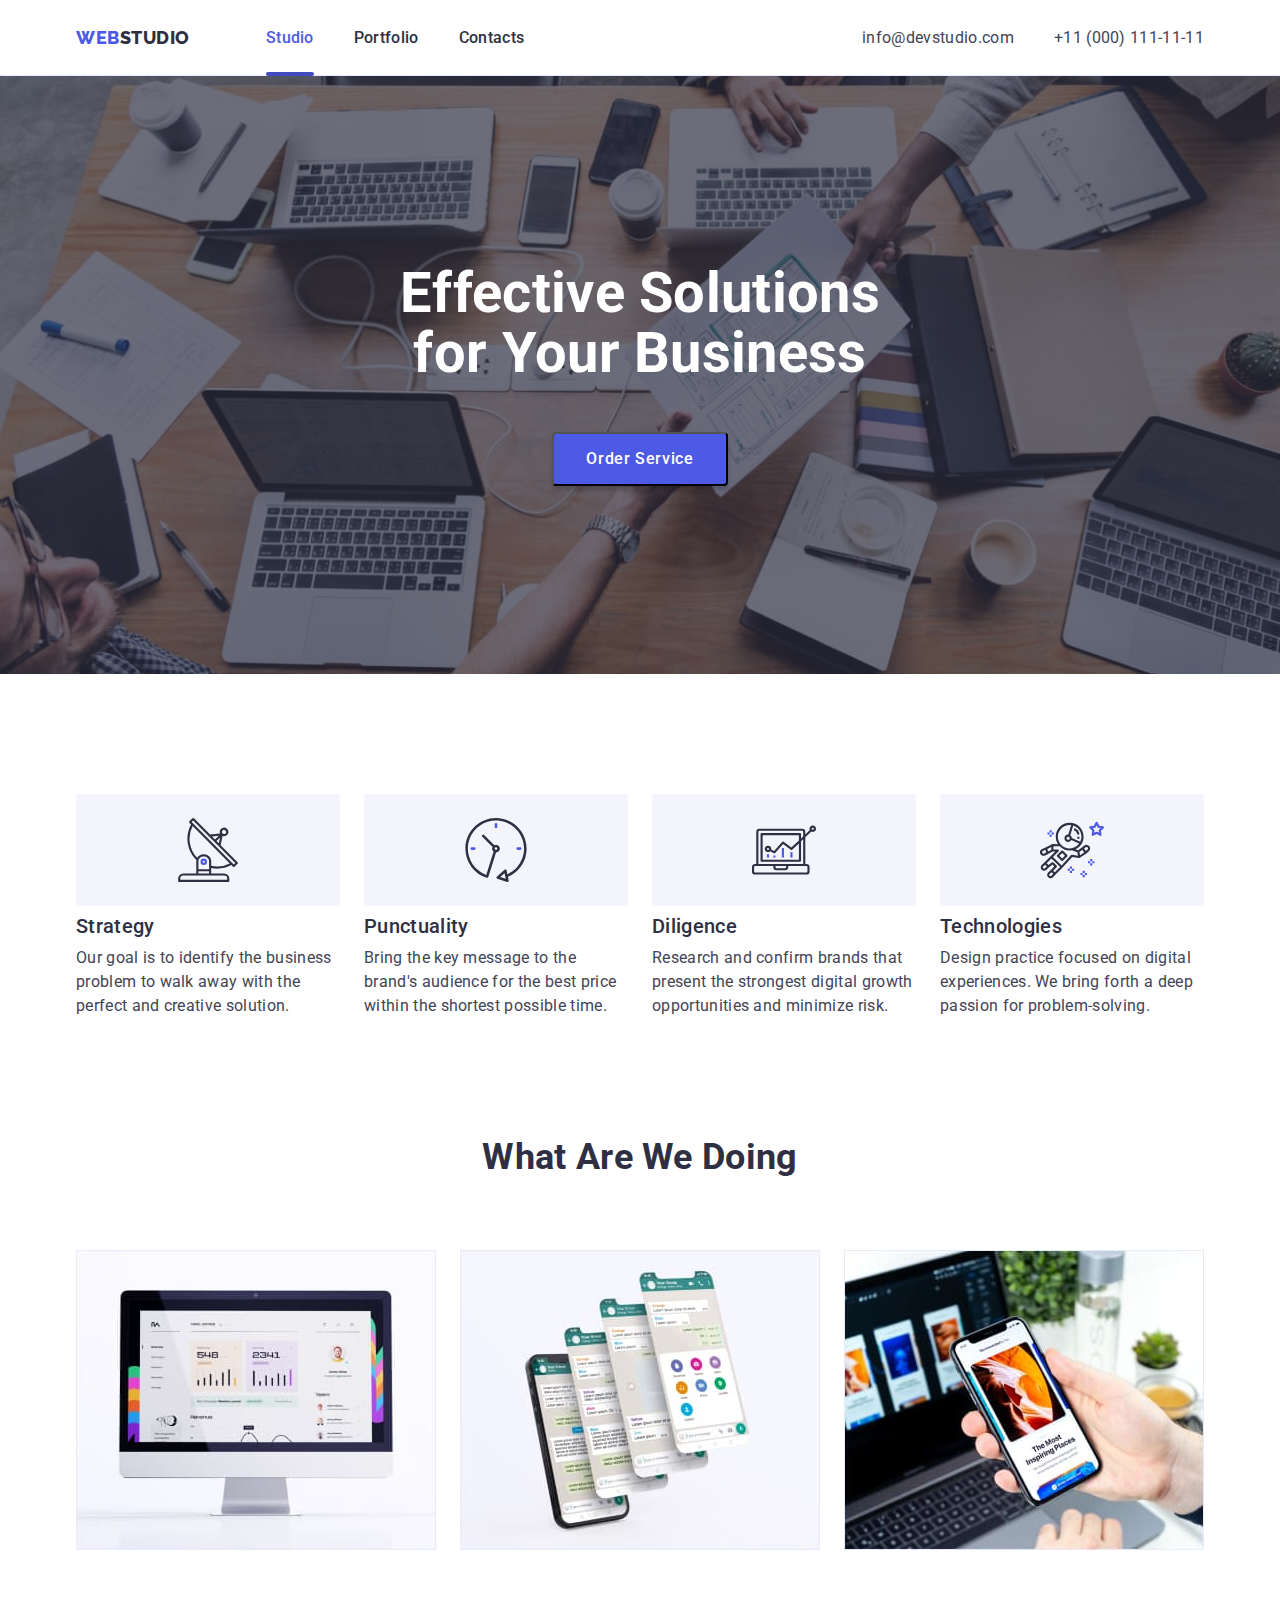
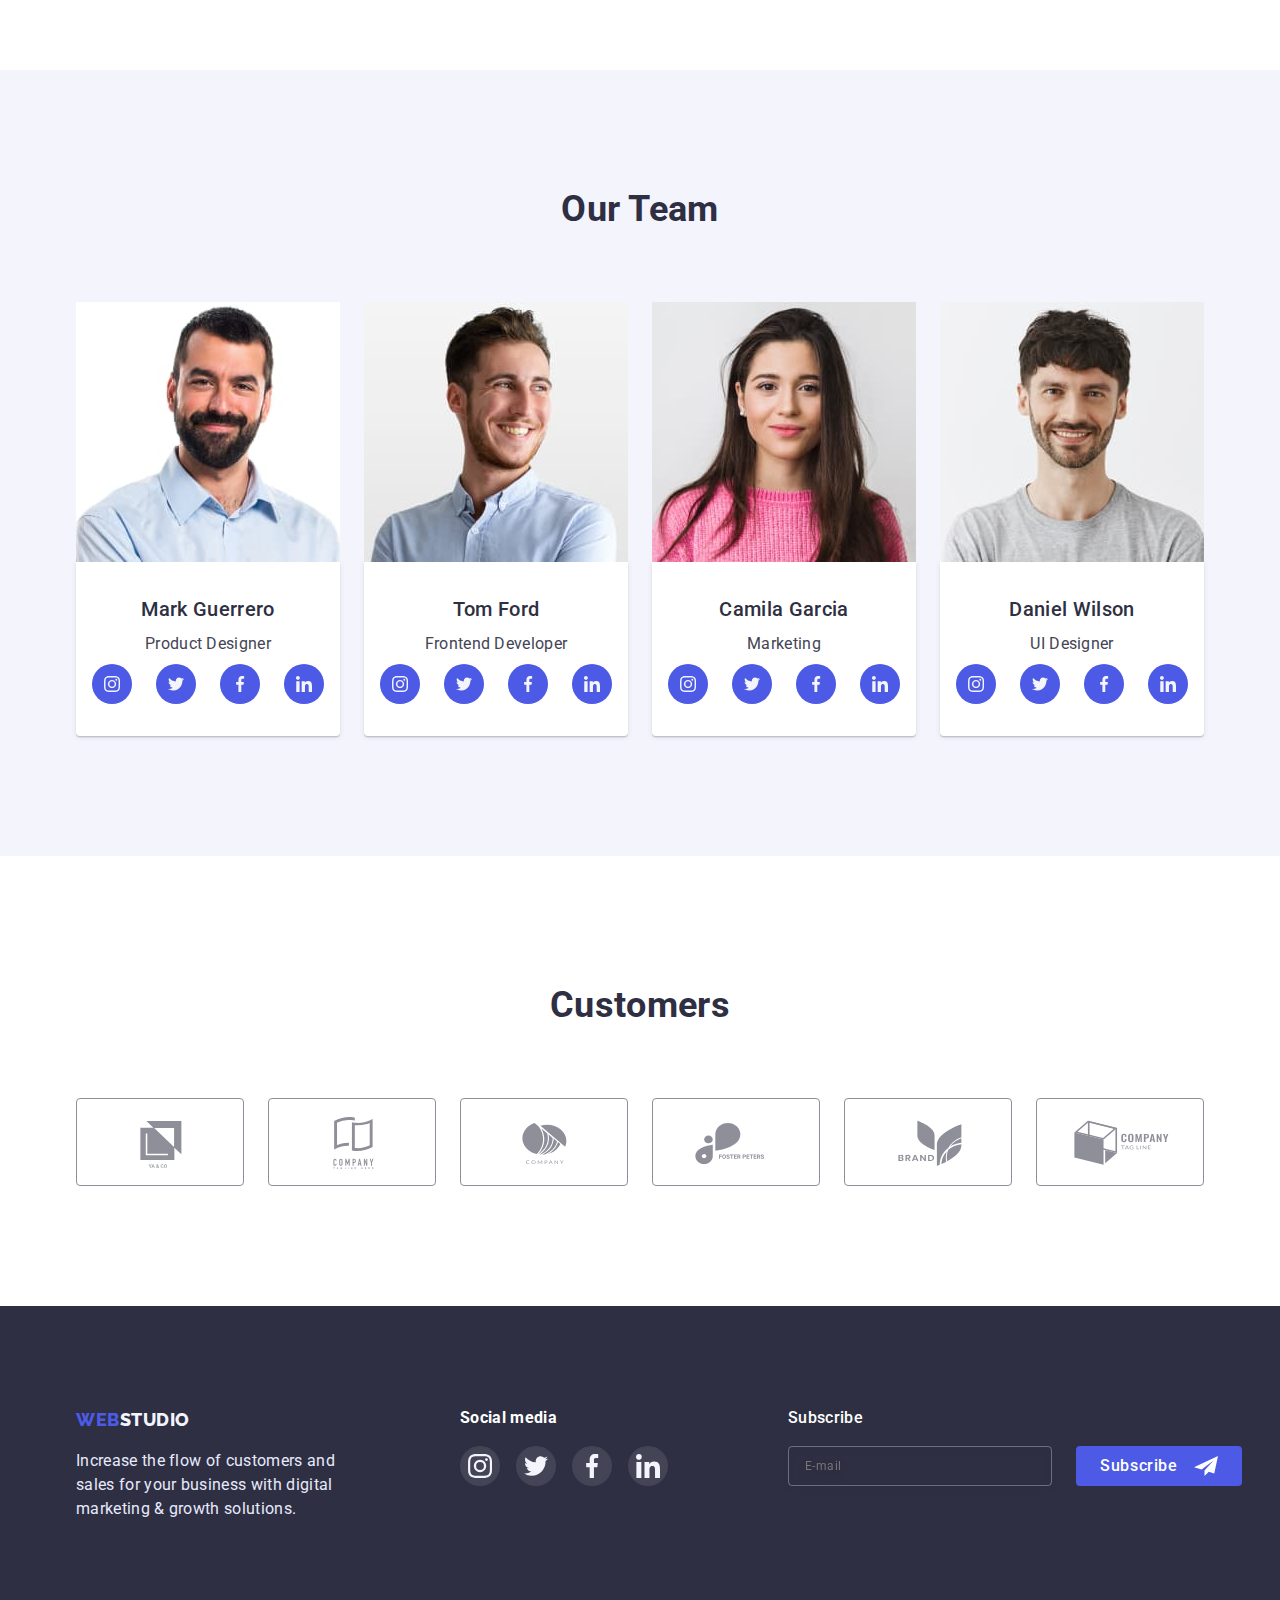
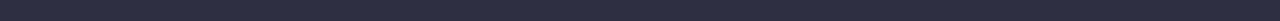
<file: index.html>
<!DOCTYPE html>
<html lang="en">
	<head>
		<meta charset="UTF-8" />
		<meta http-equiv="X-UA-Compatible" content="IE=edge" />
		<meta name="viewport" content="width=device-width, initial-scale=1.0" />
		<title>WebStudio</title>
		<link rel="preconnect" href="https://fonts.googleapis.com" />
		<link rel="preconnect" href="https://fonts.gstatic.com" crossorigin />
		<link
			href="https://fonts.googleapis.com/css2?family=Raleway:wght@800&family=Roboto:wght@400;500;700;900&display=swap"
			rel="stylesheet"
		/>
		<link rel="preconnect" href="https://fonts.googleapis.com" />
		<link rel="preconnect" href="https://fonts.gstatic.com" crossorigin />
		<link rel="stylesheet" href="https://cdn.jsdelivr.net/npm/modern-normalize@1.1.0/modern-normalize.min.css" />
		<link rel="stylesheet" href="./css/styles.css" />
	</head>

	<body>
		<!--Top Line-->
		<header class="page-header">
			<div class="container page-header-container">
				<nav class="page-nav">
					<a class="logo link" href="./index.html">Web<span class="logo-black">Studio</span></a>
					<ul class="menu list">
						<li class="menu-item"><a class="menu-link link current" href="./index.html">Studio</a></li>
						<li class="menu-item"><a class="menu-link link" href="./portfolio.html">Portfolio</a></li>
						<li class="menu-item"><a class="menu-link link" href="">Contacts</a></li>
					</ul>
				</nav>
				<address class="contacts">
					<ul class="contact list">
						<li class="email"><a class="contact-email link" href="mailto:info@devstudio.com">info@devstudio.com</a></li>
						<li class="phone"><a class="contact-phone link" href="tel:+110001111111">+11 (000) 111-11-11</a></li>
					</ul>
				</address>
			</div>
		</header>

		<!--Hero image-->
		<main>
			<section class="hero">
				<div class="container">
					<h1 class="hero-title">Effective Solutions for Your Business</h1>
					<button class="model-btn" type="button" data-modal-open>Order Service</button>
				</div>
			</section>
			<!--Section 1 Hidden title-->
			<section class="heading-title section">
				<div class="container">
					<h2 class="visually-hidden">Features</h2>
					<ul class="card-list list">
						<li class="heading">
							<div class="tumb">
								<svg class="tumb-icon" width="64" height="64">
									<use href="./images/sprite.svg#icon-antenna"></use>
								</svg>
							</div>
							<h3 class="title-discription">Strategy</h3>
							<p class="section-discription">
								Our goal is to identify the business problem to walk away with the perfect and creative solution.
							</p>
						</li>

						<li class="heading">
							<div class="tumb">
								<svg class="tumb-icon" width="64" height="64">
									<use href="./images/sprite.svg#icon-clock"></use>
								</svg>
							</div>
							<h3 class="title-discription">Punctuality</h3>
							<p class="section-discription">
								Bring the key message to the brand's audience for the best price within the shortest possible time.
							</p>
						</li>

						<li class="heading">
							<div class="tumb">
								<svg class="tumb-icon" width="64" height="64">
									<use href="./images/sprite.svg#icon-diagram"></use>
								</svg>
							</div>
							<h3 class="title-discription">Diligence</h3>
							<p class="section-discription">
								Research and confirm brands that present the strongest digital growth opportunities and minimize risk.
							</p>
						</li>

						<li class="heading">
							<div class="tumb">
								<svg class="tumb-icon" width="64" height="64">
									<use href="./images/sprite.svg#icon-astronaut"></use>
								</svg>
							</div>
							<h3 class="title-discription">Technologies</h3>
							<p class="section-discription">
								Design practice focused on digital experiences. We bring forth a deep passion for problem-solving.
							</p>
						</li>
					</ul>
				</div>
			</section>

			<!--Section 2-->
			<section class="title-item">
				<div class="container">
					<h2 class="promo-title">What are we doing</h2>
					<ul class="card-list list">
						<li>
							<img src="./images/section2/img1.jpg" alt="monitor" width="360" />
						</li>
						<li>
							<img src="./images/section2/img2.jpg" alt="screen" width="360" />
						</li>
						<li>
							<img src="./images/section2/img3.jpg" alt="phone" width="360" />
						</li>
					</ul>
				</div>
			</section>
			<!--Section 3-->
			<section class="title-team section">
				<div class="container">
					<h2 class="promo-title">Our Team</h2>
					<ul class="card-list list">
						<li>
							<img src="./images/section3/img.team1.jpg" alt="photo of a man" width="264" />
							<div class="card-content">
								<h3 class="person-title">Mark Guerrero</h3>
								<p class="work-discription">Product Designer</p>
								<ul class="social-list list">
									<li class="social-list-item">
										<a href="" class="social-list-link">
											<svg class="social-list-icon" width="16" height="16">
												<use href="./images/sprite.svg#icon-instagram"></use>
											</svg>
										</a>
									</li>
									<li class="social-list-item">
										<a href="" class="social-list-link">
											<svg class="social-list-icon" width="16" height="16">
												<use href="./images/sprite.svg#icon-twitter"></use>
											</svg>
										</a>
									</li>
									<li class="social-list-item">
										<a href="" class="social-list-link">
											<svg class="social-list-icon" width="16" height="16">
												<use href="./images/sprite.svg#icon-facebook"></use>
											</svg>
										</a>
									</li>
									<li class="social-list-item">
										<a href="" class="social-list-link">
											<svg class="social-list-icon" width="16" height="16">
												<use href="./images/sprite.svg#icon-linkedin-1"></use>
											</svg>
										</a>
									</li>
								</ul>
							</div>
						</li>
						<li>
							<img src="./images/section3/img.team2.jpg" alt="photo of a man" width="264" />
							<div class="card-content">
								<h3 class="person-title">Tom Ford</h3>
								<p class="work-discription">Frontend Developer</p>
								<ul class="social-list list">
									<li class="social-list-item">
										<a href="" class="social-list-link">
											<svg class="social-list-icon" width="16" height="16">
												<use href="./images/sprite.svg#icon-instagram"></use>
											</svg>
										</a>
									</li>
									<li class="social-list-item">
										<a href="" class="social-list-link">
											<svg class="social-list-icon" width="16" height="16">
												<use href="./images/sprite.svg#icon-twitter"></use>
											</svg>
										</a>
									</li>
									<li class="social-list-item">
										<a href="" class="social-list-link">
											<svg class="social-list-icon" width="16" height="16">
												<use href="./images/sprite.svg#icon-facebook"></use>
											</svg>
										</a>
									</li>
									<li class="social-list-item">
										<a href="" class="social-list-link">
											<svg class="social-list-icon" width="16" height="16">
												<use href="./images/sprite.svg#icon-linkedin-1"></use>
											</svg>
										</a>
									</li>
								</ul>
							</div>
						</li>
						<li>
							<img src="./images/section3/img.team3.jpg" alt="photo of a woman" width="264" />
							<div class="card-content">
								<h3 class="person-title">Camila Garcia</h3>
								<p class="work-discription">Marketing</p>
								<ul class="social-list list">
									<li class="social-list-item">
										<a href="" class="social-list-link">
											<svg class="social-list-icon" width="16" height="16">
												<use href="./images/sprite.svg#icon-instagram"></use>
											</svg>
										</a>
									</li>
									<li class="social-list-item">
										<a href="" class="social-list-link">
											<svg class="social-list-icon" width="16" height="16">
												<use href="./images/sprite.svg#icon-twitter"></use>
											</svg>
										</a>
									</li>
									<li class="social-list-item">
										<a href="" class="social-list-link">
											<svg class="social-list-icon" width="16" height="16">
												<use href="./images/sprite.svg#icon-facebook"></use>
											</svg>
										</a>
									</li>
									<li class="social-list-item">
										<a href="" class="social-list-link">
											<svg class="social-list-icon" width="16" height="16">
												<use href="./images/sprite.svg#icon-linkedin-1"></use>
											</svg>
										</a>
									</li>
								</ul>
							</div>
						</li>
						<li>
							<img src="./images/section3/img.team4.jpg" alt="photo of a man" width="264" />
							<div class="card-content">
								<h3 class="person-title">Daniel Wilson</h3>
								<p class="work-discription">UI Designer</p>
								<ul class="social-list list">
									<li class="social-list-item">
										<a href="" class="social-list-link">
											<svg class="social-list-icon" width="16" height="16">
												<use href="./images/sprite.svg#icon-instagram"></use>
											</svg>
										</a>
									</li>
									<li class="social-list-item">
										<a href="" class="social-list-link">
											<svg class="social-list-icon" width="16" height="16">
												<use href="./images/sprite.svg#icon-twitter"></use>
											</svg>
										</a>
									</li>
									<li class="social-list-item">
										<a href="" class="social-list-link">
											<svg class="social-list-icon" width="16" height="16">
												<use href="./images/sprite.svg#icon-facebook"></use>
											</svg>
										</a>
									</li>
									<li class="social-list-item">
										<a href="" class="social-list-link">
											<svg class="social-list-icon" width="16" height="16">
												<use href="./images/sprite.svg#icon-linkedin-1"></use>
											</svg>
										</a>
									</li>
								</ul>
							</div>
						</li>
					</ul>
				</div>
			</section>
		</main>

		<section class="section section-client">
			<div class="container">
				<h2 class="promo-title">Customers</h2>
				<ul class="client-list list">
					<li class="client-list-item">
						<a href="" class="client-list-link">
							<svg class="client-list-icon" width="104" height="56">
								<use href="./images/sprite.svg#icon-logo1"></use>
							</svg>
						</a>
					</li>
					<li class="client-list-item">
						<a href="" class="client-list-link">
							<svg class="client-list-icon" width="104" height="56">
								<use href="./images/sprite.svg#icon-logo2"></use>
							</svg>
						</a>
					</li>
					<li class="client-list-item">
						<a href="" class="client-list-link">
							<svg class="client-list-icon" width="104" height="56">
								<use href="./images/sprite.svg#icon-logo3"></use>
							</svg>
						</a>
					</li>
					<li class="client-list-item">
						<a href="" class="client-list-link">
							<svg class="client-list-icon" width="104" height="56">
								<use href="./images/sprite.svg#icon-logo4"></use>
							</svg>
						</a>
					</li>
					<li class="client-list-item">
						<a href="" class="client-list-link">
							<svg class="client-list-icon" width="104" height="56">
								<use href="./images/sprite.svg#icon-logo5"></use>
							</svg>
						</a>
					</li>
					<li class="client-list-item">
						<a href="" class="client-list-link">
							<svg class="client-list-icon" width="104" height="56">
								<use href="./images/sprite.svg#icon-logo6"></use>
							</svg>
						</a>
					</li>
				</ul>
			</div>
		</section>
		<!--foother-->
		<footer class="footer">
			<div class="container footer-dislay">
				<div class="page-footer-container">
					<a class="logo logo-footer link" href="./index.html">Web<span class="logo-white">Studio</span></a>
					<p class="footer-discription">
						Increase the flow of customers and sales for your business with digital marketing & growth solutions.
					</p>
				</div>
				<div class="footer-list">
					<h3 class="Social-title">Social media</h3>
					<ul class="footer-social-list list">
						<li class="footer-list-item">
							<a href="" class="footer-list-link link">
								<svg class="footer-list-icon" width="24" height="24">
									<use href="./images/sprite.svg#icon-instagram"></use>
								</svg>
							</a>
						</li>
						<li class="footer-list-item">
							<a href="" class="footer-list-link link">
								<svg class="footer-list-icon" width="24" height="24">
									<use href="./images/sprite.svg#icon-twitter"></use>
								</svg>
							</a>
						</li>
						<li class="footer-list-item">
							<a href="" class="footer-list-link link">
								<svg class="footer-list-icon" width="24" height="24">
									<use href="./images/sprite.svg#icon-facebook"></use>
								</svg>
							</a>
						</li>
						<li class="footer-list-item">
							<a href="" class="footer-list-link link">
								<svg class="footer-list-icon" width="24" height="24">
									<use href="./images/sprite.svg#icon-linkedin-1"></use>
								</svg>
							</a>
						</li>
					</ul>
				</div>
				<form class="subscribe-form">
					<p class="footer-form-discription">Subscribe</p>
					<div class="footer-form">
						<input type="email" name="user-email" class="footer-form-input" placeholder="E-mail" required />
						<button type="submit" class="footer-form-submit"
							>Subscribe
							<svg class="footer-form-btn" width="24" height="24">
								<use href="./images/sprite.svg#icon-Frame-3"></use>
							</svg>
						</button>
					</div>
				</form>
			</div>
		</footer>
		<div class="backdrop is-hidden" data-modal>
			<div class="modal-content">
				<button type="button" class="close-btn" data-modal-close>
					<svg class="modal-close-btn" width="8" height="8">
						<use href="./images/sprite.svg#icon-close-black-new"></use>
					</svg>
				</button>
				<form class="modal-form">
					<p class="modal-form-discription">Leave your contacts and we will call you back</p>
					<label class="modal-form-field">
						<span class="modal-form-input-desk">Name</span>
						<span class="modal-form-input-wrapper">
							<input
								type="text"
								name="user-name"
								class="modal-form-input"
								required
								pattern="[a-zA-Z]+$"
								minlength="2"
							/>
							<svg class="modal-form-input-icon" width="18" height="18">
								<use href="./images/sprite.svg#icon-person-black"></use>
							</svg>
						</span>
					</label>
					<label class="modal-form-field">
						<span class="modal-form-input-desk">Phone</span>
						<span class="modal-form-input-wrapper">
							<input
								type="tel"
								name="user-phone"
								class="modal-form-input"
								required
								pattern="[0-9]{3}-[0-9]{3}-[0-9]{2}-[0-9]{2}"
								title="xxx-xxx-xx-xx"
							/>
							<svg class="modal-form-input-icon" width="18" height="24">
								<use href="./images/sprite.svg#icon-phone-black"></use>
							</svg>
						</span>
					</label>
					<label class="modal-form-field">
						<span class="modal-form-input-desk">Email</span>
						<span class="modal-form-input-wrapper">
							<input type="email" name="user-email" class="modal-form-input" required />
							<svg class="modal-form-input-icon" width="18" height="24">
								<use href="./images/sprite.svg#icon-email-black"></use>
							</svg>
						</span>
					</label>
					<label class="modal-form-field">
						<span class="modal-form-input-desk">Comment</span>
						<textarea name="user_message" class="modal-form-message" placeholder="Text input"></textarea>
					</label>
					<input id="user-policy" type="checkbox" name="user-policy" class="modal-form-check visually-hidden" />
					<label for="user-policy" class="modal-form-check-desk">
						I accept the terms and conditions of the&nbsp;<a href="">Privacy Policy</a>
					</label>
					<button type="submit" class="modal-form-submit">Send</button>
				</form>
			</div>
		</div>
		<script src="./js/modal.js"></script>
	</body>
</html>
</file>
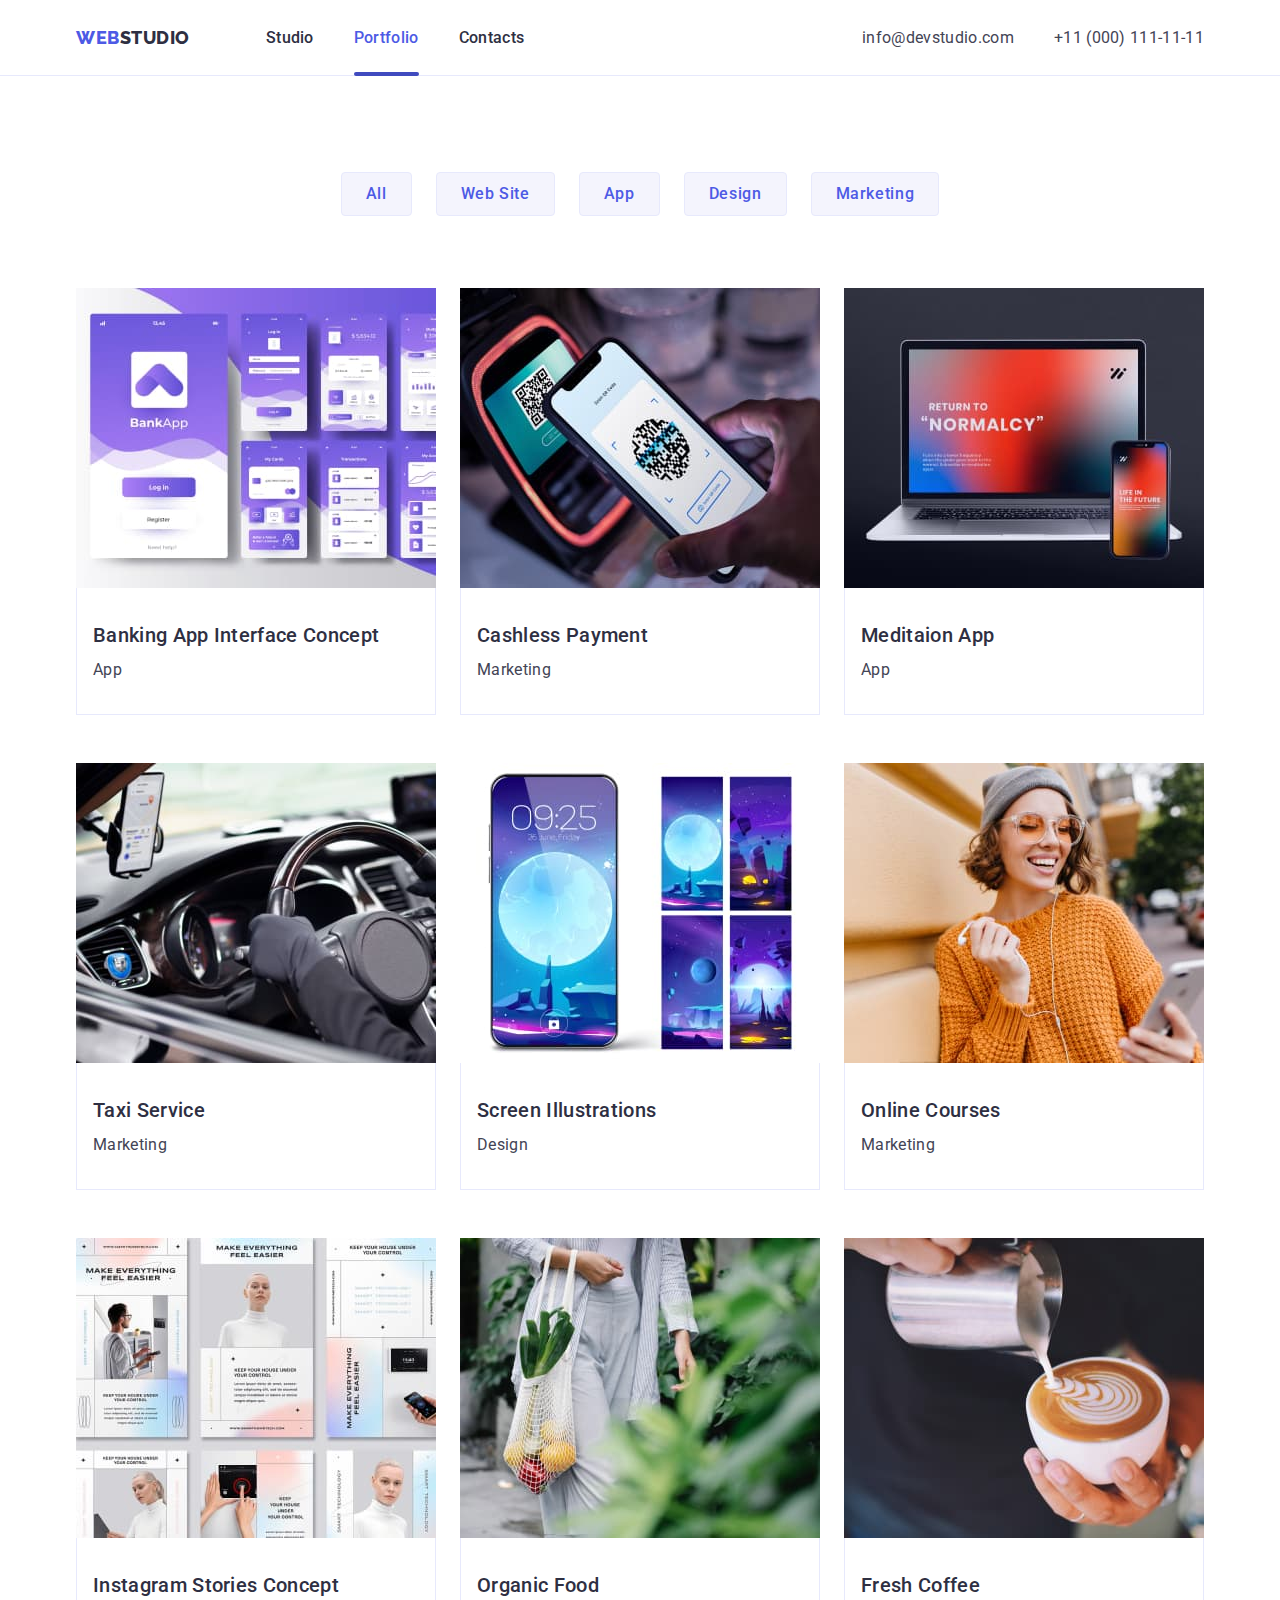
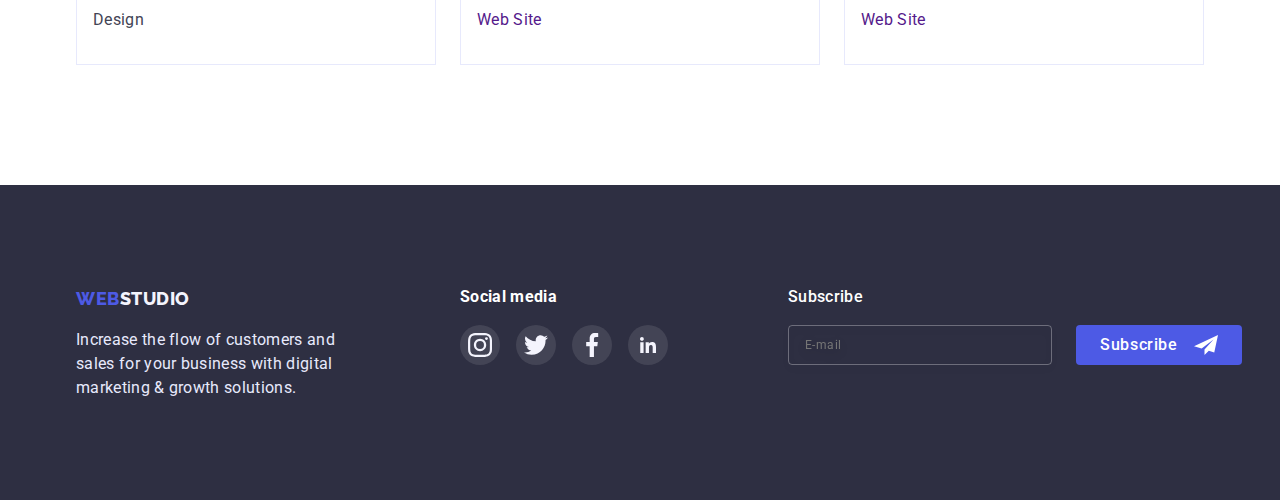
<file: portfolio.html>
<!DOCTYPE html>
<html lang="en">
	<head>
		<meta charset="UTF-8" />
		<meta http-equiv="X-UA-Compatible" content="IE=edge" />
		<meta name="viewport" content="width=device-width, initial-scale=1.0" />
		<title>Portfolio</title>
		<link rel="preconnect" href="https://fonts.googleapis.com" />
		<link rel="preconnect" href="https://fonts.gstatic.com" crossorigin />
		<link
			href="https://fonts.googleapis.com/css2?family=Raleway:wght@800&family=Roboto:wght@400;500;700;900&display=swap"
			rel="stylesheet"
		/>
		<link rel="preconnect" href="https://fonts.googleapis.com" />
		<link rel="preconnect" href="https://fonts.gstatic.com" crossorigin />
		<link rel="stylesheet" href="https://cdn.jsdelivr.net/npm/modern-normalize@1.1.0/modern-normalize.min.css" />
		<link rel="stylesheet" href="./css/styles.css" />
	</head>
	<body>
		<!--Top Line-->
		<header class="page-header">
			<div class="container page-header-container">
				<nav class="page-nav">
					<a class="logo link" href="./index.html">Web<span class="logo-black">Studio</span></a>
					<ul class="menu list">
						<li class="menu-item"><a class="menu-link link" href="./index.html">Studio</a></li>
						<li class="menu-item"><a class="menu-link link current" href="./portfolio.html">Portfolio</a></li>
						<li class="menu-item"><a class="menu-link link" href="">Contacts</a></li>
					</ul>
				</nav>
				<address class="contacts">
					<ul class="contact list">
						<li class="email"><a class="contact-email link" href="mailto:info@devstudio.com">info@devstudio.com</a></li>
						<li class="phone"><a class="contact-phone link" href="tel:+110001111111">+11 (000) 111-11-11</a></li>
					</ul>
				</address>
			</div>
		</header>
		<!--Filters-->
		<main>
			<section class="section section-top">
				<div class="container">
					<ul class="btn list">
						<li class="btn-menu"><button class="btn-icon" type="button">All</button></li>
						<li class="btn-menu"><button class="btn-icon" type="button">Web Site</button></li>
						<li class="btn-menu"><button class="btn-icon" type="button">App</button></li>
						<li class="btn-menu"><button class="btn-icon" type="button">Design</button></li>
						<li class="btn-menu"><button class="btn-icon" type="button">Marketing</button></li>
					</ul>
					<h1 class="visually-hidden">Filters</h1>
					<ul class="img-list list">
						<li class="img-content-hover">
							<a href="" class="img-content-link">
								<div class="img-content-overlay">
									<img src="./images/sectionfilters/imgbanking.jpg" alt="Banking App" width="360" />
									<p class="overlay">
										14 Stylish and User-Friendly App Design Concepts · Task Manager App · Calorie Tracker App · Exotic
										Fruit Ecommerce App · Cloud Storage App
									</p>
								</div>
								<div class="img-content">
									<h2 class="service-title">Banking App Interface Concept</h2>
									<p class="service-description">App</p>
								</div>
							</a>
						</li>
						<li class="img-content-hover">
							<a href="" class="img-content-link">
								<div class="img-content-overlay">
									<img src="./images/sectionfilters/imgcashless.jpg" alt="Cashless Payment" width="360" />
									<p class="overlay">
										14 Stylish and User-Friendly App Design Concepts · Task Manager App · Calorie Tracker App · Exotic
										Fruit Ecommerce App · Cloud Storage App
									</p>
								</div>
								<div class="img-content">
									<h2 class="service-title">Cashless Payment</h2>
									<p class="service-description">Marketing</p>
								</div>
							</a>
						</li>
						<li class="img-content-hover">
							<a href="" class="img-content-link">
								<div class="img-content-overlay">
									<img src="./images/sectionfilters/imgmeditaion.jpg" alt="Meditaion App" width="360" />
									<p class="overlay">
										14 Stylish and User-Friendly App Design Concepts · Task Manager App · Calorie Tracker App · Exotic
										Fruit Ecommerce App · Cloud Storage App
									</p>
								</div>
								<div class="img-content">
									<h2 class="service-title">Meditaion App</h2>
									<p class="service-description">App</p>
								</div>
							</a>
						</li>
						<li class="img-content-hover">
							<a href="" class="img-content-link">
								<div class="img-content-overlay">
									<img src="./images/sectionfilters/imgtaxi.jpg" alt="Taxi" width="360" />
									<p class="overlay">
										14 Stylish and User-Friendly App Design Concepts · Task Manager App · Calorie Tracker App · Exotic
										Fruit Ecommerce App · Cloud Storage App
									</p>
								</div>
								<div class="img-content">
									<h2 class="service-title">Taxi Service</h2>
									<p class="service-description">Marketing</p>
								</div>
							</a>
						</li>
						<li class="img-content-hover">
							<a href="" class="img-content-link">
								<div class="img-content-overlay">
									<img src="./images/sectionfilters/imgscreen.jpg" alt="Screen" width="360" />
									<p class="overlay">
										14 Stylish and User-Friendly App Design Concepts · Task Manager App · Calorie Tracker App · Exotic
										Fruit Ecommerce App · Cloud Storage App
									</p>
								</div>
								<div class="img-content">
									<h2 class="service-title">Screen Illustrations</h2>
									<p class="service-description">Design</p>
								</div>
							</a>
						</li>
						<li class="img-content-hover">
							<a href="" class="img-content-link">
								<div class="img-content-overlay">
									<img src="./images/sectionfilters/imgonline.jpg" alt="Courses" width="360" />
									<p class="overlay">
										14 Stylish and User-Friendly App Design Concepts · Task Manager App · Calorie Tracker App · Exotic
										Fruit Ecommerce App · Cloud Storage App
									</p>
								</div>
								<div class="img-content">
									<h2 class="service-title">Online Courses</h2>
									<p class="service-description">Marketing</p>
								</div>
							</a>
						</li>
						<li class="img-content-hover">
							<a href="" class="img-content-link">
								<div class="img-content-overlay">
									<img src="./images/sectionfilters/imginstagram.jpg" alt="Instagram" width="360" />
									<p class="overlay">
										14 Stylish and User-Friendly App Design Concepts · Task Manager App · Calorie Tracker App · Exotic
										Fruit Ecommerce App · Cloud Storage App
									</p>
								</div>
								<div class="img-content">
									<h2 class="service-title">Instagram Stories Concept</h2>
									<p class="service-description">Design</p>
								</div>
							</a>
						</li>
						<li class="img-content-hover">
							<a href="" class="img-content-link">
								<div class="img-content-overlay">
									<img src="./images/sectionfilters/imgorganic.jpg" alt="Food" width="360" />
									<p class="overlay">
										14 Stylish and User-Friendly App Design Concepts · Task Manager App · Calorie Tracker App · Exotic
										Fruit Ecommerce App · Cloud Storage App
									</p>
								</div>
								<div class="img-content">
									<h2 class="service-title">Organic Food</h2>
									<p>Web Site</p>
								</div>
							</a>
						</li>
						<li class="img-content-hover">
							<a href="" class="img-content-link">
								<div class="img-content-overlay">
									<img src="./images/sectionfilters/imgcoffee.jpg" alt="Coffee" width="360" />
									<p class="overlay">
										14 Stylish and User-Friendly App Design Concepts · Task Manager App · Calorie Tracker App · Exotic
										Fruit Ecommerce App · Cloud Storage App
									</p>
								</div>
								<div class="img-content">
									<h2 class="service-title">Fresh Coffee</h2>
									<p>Web Site</p>
								</div>
							</a>
						</li>
					</ul>
				</div>
			</section>
		</main>
		<!--foother-->
		<footer class="footer">
			<div class="container footer-dislay">
				<div class="page-footer-container">
					<a class="logo logo-footer link" href="./index.html">Web<span class="logo-white">Studio</span></a>
					<p class="footer-discription">
						Increase the flow of customers and sales for your business with digital marketing & growth solutions.
					</p>
				</div>
				<div class="footer-list">
					<h3 class="Social-title">Social media</h3>
					<ul class="footer-social-list list">
						<li class="footer-list-item">
							<a href="" class="footer-list-link link">
								<svg class="footer-list-icon" width="24" height="24">
									<use href="./images/sprite.svg#icon-instagram"></use>
								</svg>
							</a>
						</li>
						<li class="footer-list-item">
							<a href="" class="footer-list-link link">
								<svg class="footer-list-icon" width="24" height="24">
									<use href="./images/sprite.svg#icon-twitter"></use>
								</svg>
							</a>
						</li>
						<li class="footer-list-item">
							<a href="" class="footer-list-link link">
								<svg class="footer-list-icon" width="24" height="24">
									<use href="./images/sprite.svg#icon-facebook"></use>
								</svg>
							</a>
						</li>
						<li class="footer-list-item">
							<a href="" class="footer-list-link link">
								<svg class="footer-list-icon" width="24" height="16">
									<use href="./images/sprite.svg#icon-linkedin-1"></use>
								</svg>
							</a>
						</li>
					</ul>
				</div>
				<div>
					<form class="subscribe-form">
						<p class="footer-form-discription">Subscribe</p>
						<div class="footer-form">
							<input type="email" name="user-email" class="footer-form-input" placeholder="E-mail" required />
							<button type="submit" class="footer-form-submit"
								>Subscribe
								<svg class="footer-form-btn" width="24" height="24">
									<use href="./images/sprite.svg#icon-Frame-3"></use>
								</svg>
							</button>
						</div>
					</form>
				</div>
			</div>
		</footer>
	</body>
</html>
</file>
<file: css/styles.css>
:root {
	--primary-font: "Roboto", sans-serif;
	--secondary-font: "Raleway", sans-serif;
	--main-title-color: #2e2f42;
	--secondary-title-color: #434455;
	--accent-color: #4d5ae5;
	--transition-dur-and-fun: 250ms cubic-bezier(0.4, 0, 0.2, 1);
}
body {
	font-family: var(--primary-font);
	color: var(--main-title-color);
	font-size: 16px;
	font-style: normal;
	font-weight: 400;
	line-height: 1.5;
	letter-spacing: 0.02em;
}
h1,
h2,
h3,
h4,
p {
	margin-top: 0;
	margin-bottom: 0;
}

ul,
ol {
	margin-top: 0;
	margin-bottom: 0;
	padding-left: 0;
}

img {
	display: block;
	max-width: 100%;
	height: auto;
}

button {
	cursor: pointer;
	font-family: inherit;
}

.list {
	list-style: none;
}

.link {
	text-decoration: none;
}

/*================================Components==================*/
.visually-hidden {
	position: absolute;
	width: 1px;
	height: 1px;
	margin: -1px;
	border: 0;
	padding: 0;
	white-space: nowrap;
	clip-path: inset(100%);
	clip: rect(0 0 0 0);
	overflow: hidden;
}

.title-discription {
	font-weight: 500;
	font-size: 20px;
	line-height: 1.2;
	color: var(--main-title-color);
	margin-bottom: 8px;
}

.section-discription {
	color: var(--secondary-title-color);
}

.promo-title {
	font-weight: 700;
	font-size: 36px;
	line-height: 1.11;
	text-transform: capitalize;
	color: var(--main-title-color);
	margin-bottom: 72px;
	text-align: center;
}

.footer {
	background: #2e2f42;
	padding-top: 100px;
	padding-bottom: 100px;
	display: block;
}
.footer-discription {
	color: #e7e9fc;
	width: 264px;
}

.container {
	width: 1158px;
	margin-left: auto;
	margin-right: auto;
	padding-right: 15px;
	padding-left: 15px;
}

/*================================/Components==================*/

/*====Top Line====*/
.logo {
	font-family: var(--secondary-font);
	font-weight: 800;
	font-size: 18px;
	display: flex;
	align-items: center;
	letter-spacing: 0.03em;
	text-transform: uppercase;
	color: var(--accent-color);
}
.logo-black {
	color: #2e2f42;
}
.logo-white {
	color: #f4f4fd;
}

.logo-footer {
	margin-bottom: 16px;
}

.current::after {
	content: "";
	display: inline-block;
	position: absolute;
	width: 100%;
	height: 4px;
	background: #404bbf;
	border-radius: 2px;
	left: 0;
	top: 44px;
}
.menu-link {
	font-weight: 500;
	color: var(--main-title-color);
	position: relative;
	transition: color var(--transition-dur-and-fun);
}
.menu-link:hover,
.menu-link:focus {
	color: var(--accent-color);
}
.current {
	color: #4d5ae5;
}
.contacts {
	margin-left: auto;
}

.email {
	margin-right: 40px;
}
.contact-email {
	font-style: normal;
	color: #434455;
	transition: color var(--transition-dur-and-fun);
}

.contact-email:hover,
.contact-email:focus {
	color: var(--accent-color);
}

.contact-phone {
	font-style: normal;
	color: #434455;
	transition: color var(--transition-dur-and-fun);
}
.contact-phone:hover,
.contact-phone:focus {
	color: var(--accent-color);
}

.model-btn {
	font-weight: 500;
	display: flex;
	padding-top: 12px;
	padding-bottom: 12px;
	padding-left: 32px;
	padding-right: 32px;
	align-items: center;
	letter-spacing: 0.04em;
	color: #ffffff;
	background: var(--accent-color);
	box-shadow: 0px 4px 4px rgba(0, 0, 0, 0.15);
	border-radius: 4px;
	display: block;
	margin: auto;
	padding: 16px 32px;
	transition: color var(--transition-dur-and-fun), background-color var(--transition-dur-and-fun);
}

.model-btn:hover,
.model-btn:focus {
	background-color: #404bbf;
	color: #ffffff;
}

.page-header {
	padding-top: 24px;
	padding-bottom: 24px;
	border-bottom: 1px solid #e7e9fc;
	border-top: 0;
}

.page-header-container {
	display: flex;
	align-items: center;
}

.logo {
	margin-right: 76px;
}
.page-nav {
	display: flex;
	align-items: center;
}
.menu {
	display: flex;
	align-items: center;
}

.menu-item:not(:last-child) {
	margin-right: 40px;
}

.contact {
	display: flex;
	align-items: center;
}

.section {
	padding-top: 120px;
	padding-bottom: 120px;
}
.section-top {
	padding-top: 96px;
}

.section-client {
	padding-top: 130px;
}

.title-item {
	padding-bottom: 120px;
}

.card-list {
	display: flex;
	flex-wrap: wrap;
	gap: 24px;
}

.img-list {
	display: flex;
	flex-wrap: wrap;
	column-gap: 24px;
	row-gap: 48px;
}

.overlay {
	position: absolute;
	width: 100%;
	height: 100%;
	left: 0px;
	top: 0px;
	overflow: auto;
	transform: translate(0, 100%);
	background: #4d5ae5;
	background-blend-mode: soft-light;
	mix-blend-mode: normal;
	line-height: 24px;
	letter-spacing: 0.02em;
	color: #f4f4fd;
	padding-top: 40px;
	padding-bottom: 164px;
	padding-left: 32px;
	padding-right: 32px;
	transition: transform var(--transition-dur-and-fun);
}
.img-content-overlay {
	position: relative;
	overflow: hidden;
}

.img-content-link:hover .overlay,
.img-content-link:focus .overlay {
	transform: translate(0, 0);
}

.img-content-link {
	display: block;
	text-decoration: none;
	transition: box-shadow var(--transition-dur-and-fun);
}

.img-content-link:hover {
	box-shadow: 0px 1px 6px rgba(46, 47, 66, 0.08), 0px 1px 1px rgba(46, 47, 66, 0.16), 0px 2px 1px rgba(46, 47, 66, 0.08);
}

.btn {
	display: flex;
	flex-wrap: wrap;
	justify-content: center;
	gap: 24px;
	margin-bottom: 72px;
}

.heading {
	width: 264px;
}

/*====/Top Line====*/

/*===========Hero====*/
.hero {
	background: #2e2f42;
	text-align: center;
	padding-top: 188px;
	padding-bottom: 188px;
	background-image: linear-gradient(rgba(46, 47, 66, 0.7), rgba(46, 47, 66, 0.7)),
		url("../images/hero/people-office.jpg");
	background-size: cover;
}

.hero-title {
	font-weight: 700;
	font-size: 56px;
	line-height: 1.07;
	color: #ffffff;
	margin-bottom: 48px;
	width: 496px;
	margin-left: auto;
	margin-right: auto;
}

/*============/Hero====*/
/*============<!--Section 1-->========*/

.tumb {
	height: 112px;
	background: #f4f4fd;
	border-radius: 4px;
	display: flex;
	justify-content: center;
	align-items: center;
	gap: 24px;
	margin-bottom: 8px;
}

/*============/<!--Section 3-->========*/

/*============<!--Section 3-->========*/
.person-title {
	font-weight: 500;
	font-size: 20px;
	color: var(--main-title-color);
	margin-bottom: 8px;
}

.work-discription {
	color: var(--secondary-title-color);
	margin-bottom: 8px;
}

.title-team {
	background: #f4f4fd;
}

.card-content {
	padding-top: 32px;
	padding-bottom: 32px;
	padding-left: 16px;
	padding-right: 16px;
	text-align: center;
	background: #ffffff;
	box-shadow: 0px 1px 6px rgba(46, 47, 66, 0.08), 0px 1px 1px rgba(46, 47, 66, 0.16), 0px 2px 1px rgba(46, 47, 66, 0.08);
	border-radius: 0px 0px 4px 4px;
}

.img-content {
	border: 1px solid #e7e9fc;
	padding: 32px 16px;
	border-top: none;
}

.social-list {
	display: flex;
	justify-content: center;
	gap: 24px;
}

.social-list-link {
	display: flex;
	justify-content: center;
	align-items: center;
	width: 40px;
	height: 40px;
	border-radius: 50%;
	background-color: #4d5ae5;
	transition: background-color var(--transition-dur-and-fun);
}

.social-list-link:hover,
.social-list-link:focus {
	background-color: #404bbf;
}
.social-list-icon {
	fill: #f4f4fd;
}

.client-list {
	display: flex;
	justify-content: center;
	gap: 24px;
}
.client-list-link {
	display: flex;
	justify-content: center;
	align-items: center;
	width: 168px;
	height: 88px;
	border: 1px solid #8e8f99;
	border-radius: 4px;
	color: #8e8f99;
	transition: color var(--transition-dur-and-fun), border-color var(--transition-dur-and-fun);
}

.client-list-icon {
	fill: currentColor;
}

.client-list-link:hover,
.cclient-list-link:focus {
	color: #404bbf;
	border-color: #404bbf;
}

/*============/<!--Section 3-->========*/

/*=================Filters===============*/

.btn-icon {
	font-weight: 500;
	display: flex;
	padding-top: 12px;
	padding-bottom: 12px;
	padding-left: 24px;
	padding-right: 24px;
	align-items: center;
	text-align: center;
	letter-spacing: 0.04em;
	font-size: 16px;
	background: #f4f4fd;
	color: var(--accent-color);
	border: 1px solid #e7e9fc;
	border-radius: 4px;
	transition: background-color var(--transition-dur-and-fun), color var(--transition-dur-and-fun),
		border-color var(--transition-dur-and-fun), box-shadow var(--transition-dur-and-fun);
}
.btn-icon:hover,
.btn-icon:focus {
	background-color: #404bbf;
	color: #ffffff;
	border-color: var(--accent-color);
	box-shadow: 0px 3px 1px rgba(0, 0, 0, 0.1), 0px 2px 1px rgba(0, 0, 0, 0.08), 0px 2px 2px rgba(0, 0, 0, 0.12);
}
.service-title {
	font-weight: 500;
	font-size: 20px;
	color: var(--main-title-color);
	margin-bottom: 8px;
}

.service-description {
	color: var(--secondary-title-color);
}

/*=================/<Filters===============*/

/*=================/Footer===============*/

.footer-dislay {
	display: flex;
	column-gap: 120px;
}
.footer-social-list {
	display: flex;
	justify-content: center;
	align-items: center;
	gap: 16px;
}

.footer-list {
	justify-content: center;
}

.footer-list-link {
	display: flex;
	justify-content: center;
	align-items: center;
	width: 50px;
	height: 50px;
	border-radius: 50%;
	background-color: rgba(255, 255, 255, 0.1);
	width: 40px;
	height: 40px;
	transition: background-color var(--transition-dur-and-fun);
}

.footer-list-link:hover,
.footer-list-link:focus {
	background-color: #31d0aa;
}

.footer-list-icon {
	fill: #f4f4fd;
}

.Social-title {
	font-family: "Roboto";
	font-style: normal;
	font-weight: 500px;
	font-size: 16px;
	color: #ffffff;
	margin-bottom: 16px;
	letter-spacing: 0.02em;
	line-height: 24px;
}

.footer-list-item {
	width: 40px;
	height: 40px;
}

.footer-form {
	display: flex;
}

.footer-form-discription {
	font-weight: 500;
	text-align: left;
	color: #ffffff;
	margin-bottom: 16px;
}

.footer-form-input {
	font-size: 12px;
	line-height: 2;
	align-items: center;
	letter-spacing: 0.04em;
	color: #ffffff;
	background-color: transparent;
	width: 264px;
	height: 40px;
	padding: 8px 16px;
	border: 1px solid rgba(255, 255, 255, 0.3);
	filter: drop-shadow(0px 4px 4px rgba(0, 0, 0, 0.15));
	border-radius: 4px;
	transition: border-color var(--transition-dur-and-fun);
}

.footer-form-input:focus {
	outline: none;
	border-color: var(--accent-color);
}

.footer-form-submit {
	font-weight: 500;
	padding: 8px 24px;
	letter-spacing: 0.04em;
	display: flex;
	justify-content: center;
	text-align: center;
	align-items: center;
	border: none;
	color: #ffffff;
	background: var(--accent-color);
	border-radius: 4px;
	margin: auto;
	transition: color var(--transition-dur-and-fun), background-color var(--transition-dur-and-fun);
	margin-left: 24px;
}

.footer-form-btn {
	margin-left: 16px;
}

.footer-form-submit:hover,
.footer-form-submit:focus {
	background-color: #404bbf;
	color: #ffffff;
}

/*=================/<Footer===============*/

/*=================<modal window===============*/
.backdrop {
	position: fixed;
	top: 0;
	left: 0;
	z-index: 100;
	width: 100%;
	height: 100%;
	background-color: rgba(46, 47, 66, 0.4);
	transition: opacity var(--transition-dur-and-fun), visibility var(--transition-dur-and-fun);
}
.backdrop.is-hidden {
	opacity: 0;
	visibility: hidden;
	pointer-events: none;
}
.modal-content {
	position: absolute;
	top: 50%;
	left: 50%;
	transform: translate(-50%, -50%);
	width: 408px;
	height: 585px;
	background-color: #fcfcfc;
	box-shadow: 0px 1px 1px rgba(0, 0, 0, 0.14), 0px 1px 3px rgba(0, 0, 0, 0.12), 0px 2px 1px rgba(0, 0, 0, 0.2);
	border-radius: 4px;
	padding: 72px 24px 24px 24px;
}

.close-btn {
	position: absolute;
	right: 19px;
	top: 25px;
	display: flex;
	justify-content: center;
	align-items: center;
	width: 24px;
	height: 24px;
	border-radius: 50%;
	background-color: #e7e9fc;
	border: 1px solid rgba(0, 0, 0, 0.1);
	padding: 0;
	transition: background-color var(--transition-dur-and-fun);
}

.close-btn:hover,
.close-btn:focus {
	background-color: #404bbf;
}

.close-btn:hover .modal-close-btn,
.close-btn:focus .modal-close-btn {
	fill: #ffffff;
}

.modal-close-btn {
	transition: fill var(--transition-dur-and-fun);
}

/*=================/<modal window===============*/

/*=================<modal form===============*/
.modal-form {
	display: flex;
	flex-direction: column;
}
.modal-form-discription {
	font-weight: 500;
	text-align: center;
	color: #2e2f42;
	margin-bottom: 16px;
}

.modal-form-field {
	margin-bottom: 8px;
}

.modal-form-field:nth-child(5) {
	margin-bottom: 0;
}
.modal-form-input-desk {
	display: block;
	font-size: 12px;
	line-height: 1.16;
	letter-spacing: 0.04em;
	margin-bottom: 4px;
	color: #8e8f99;
}

.modal-form-input-wrapper {
	display: block;
	position: relative;
}

.modal-form-input:focus {
	outline: none;
	border-color: var(--accent-color);
}
.modal-form-input:focus + .modal-form-input-icon {
	fill: var(--accent-color);
}
.modal-form-input-icon {
	position: absolute;
	top: 50%;
	left: 16px;
	transform: translateY(-50%);
	transition: fill var(--transition-dur-and-fun);
}

.modal-form-input {
	width: 100%;
	height: 40px;
	border-radius: 4px;
	border: 1px solid rgba(33, 33, 33, 0.2);
	padding-left: 38px;
	transition: border-color var(--transition-dur-and-fun);
}
.modal-form-message {
	width: 100%;
	height: 120px;
	resize: none;
	display: block;
	padding: 8px 16px;
	border-radius: 4px;
	border: 1px solid rgba(33, 33, 33, 0.2);
	transition: border-color var(--transition-dur-and-fun);
}

.modal-form-message::placeholder {
	text-transform: uppercase;
}

.modal-form-message:focus {
	outline: none;
	border-color: var(--accent-color);
}

.modal-form-check-desk {
	display: flex;
	align-items: center;
	font-size: 12px;
	line-height: 1.16;
	letter-spacing: 0.04em;
	color: #757575;
	margin-bottom: 24px;
	margin-top: 16px;
}

.modal-form-check-desk::before {
	display: block;
	width: 16px;
	height: 16px;
	border: 1.25px solid #2e2f42;
	border-radius: 2px;
	content: "";
	cursor: pointer;
	margin-right: 8px;
	transition: border-color var(--transition-dur-and-fun), background-color var(--transition-dur-and-fun);
}

.modal-form-check:checked + .modal-form-check-desk::before {
	background-repeat: no-repeat;
	border-color: var(--accent-color);
	background-color: var(--accent-color);
	background-image: url(../images/property.svg);
	background-size: contain;
	background-origin: border-box;
}

.modal-form-check {
	transition: outline var(--transition-dur-and-fun);
}

.modal-form-check:focus + .modal-form-check-desk::before {
	outline: 1.25px solid #404bbf;
}

.modal-form-submit {
	font-weight: 500;
	letter-spacing: 0.04em;
	color: #ffffff;
	background: var(--accent-color);
	box-shadow: 0px 4px 4px rgba(0, 0, 0, 0.15);
	border-radius: 4px;
	display: block;
	margin: 0 auto;
	padding: 16px 66px;
	transition: background-color var(--transition-dur-and-fun);
	border: none;
}

.modal-form-submit:hover,
.modal-form-submit:focus {
	background-color: #404bbf;
}

/*=================/<modal form===============*/
</file>
